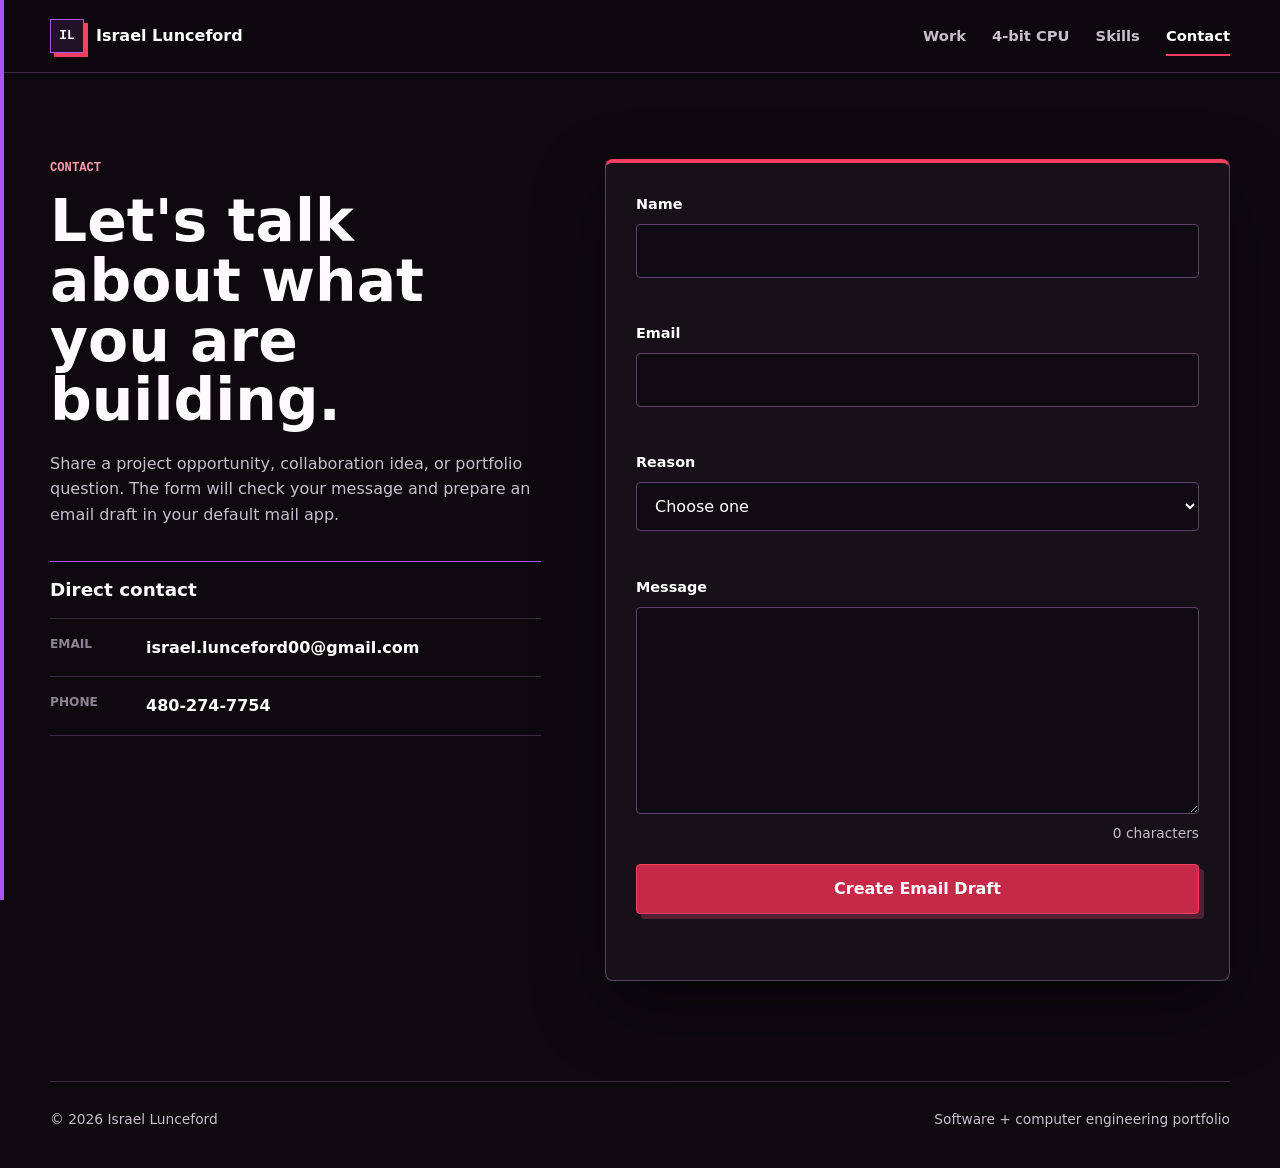
<file: contact.html>
<!DOCTYPE html>
<html lang="en">
<head>
    <meta charset="UTF-8">
    <meta name="viewport" content="width=device-width, initial-scale=1.0">
    <meta name="description" content="Contact Israel Lunceford about software development, computer engineering, collaboration, or portfolio feedback.">
    <title>Contact Israel Lunceford</title>
    <link rel="stylesheet" href="styles/styles.css">
    <script src="scripts/main.js" defer></script>
</head>
<body>
    <header class="site-header">
        <nav class="nav-shell" aria-label="Main navigation">
            <a class="brand" href="index.html" aria-label="Israel Lunceford home">
                <span class="brand-mark">IL</span>
                <span>Israel Lunceford</span>
            </a>
            <div class="nav-links">
                <a href="index.html#projects">Work</a>
                <a href="index.html#cpu">4-bit CPU</a>
                <a href="index.html#skills">Skills</a>
                <a href="contact.html" aria-current="page">Contact</a>
            </div>
        </nav>
    </header>

    <main class="page-main">
        <section class="contact-hero">
            <div class="contact-copy" data-reveal>
                <p class="eyebrow">Contact</p>
                <h1>Let&#39;s talk about what you are building.</h1>
                <p class="page-copy">
                    Share a project opportunity, collaboration idea, or portfolio question. The form will
                    check your message and prepare an email draft in your default mail app.
                </p>

                <aside class="contact-info" aria-label="Direct contact information">
                    <h2>Direct contact</h2>
                    <div class="contact-method">
                        <span>Email</span>
                        <a href="mailto:israel.lunceford00@gmail.com">israel.lunceford00@gmail.com</a>
                    </div>
                    <div class="contact-method">
                        <span>Phone</span>
                        <a href="tel:+14802747754">480-274-7754</a>
                    </div>
                </aside>
            </div>

            <form class="contact-form" id="contactForm" novalidate data-reveal>
                <div class="form-row">
                    <label for="name">Name</label>
                    <input type="text" id="name" name="name" autocomplete="name" required>
                    <span class="error-message" id="nameError"></span>
                </div>

                <div class="form-row">
                    <label for="email">Email</label>
                    <input type="email" id="email" name="email" autocomplete="email" required>
                    <span class="error-message" id="emailError"></span>
                </div>

                <div class="form-row">
                    <label for="reason">Reason</label>
                    <select id="reason" name="reason" required>
                        <option value="">Choose one</option>
                        <option value="Project Opportunity">Project Opportunity</option>
                        <option value="Portfolio Feedback">Portfolio Feedback</option>
                        <option value="Collaboration">Collaboration</option>
                        <option value="General Question">General Question</option>
                    </select>
                    <span class="error-message" id="reasonError"></span>
                </div>

                <div class="form-row">
                    <label for="message">Message</label>
                    <textarea id="message" name="message" rows="7" required></textarea>
                    <div class="form-helper">
                        <span class="error-message" id="messageError"></span>
                        <span id="characterCount">0 characters</span>
                    </div>
                </div>

                <button class="button primary form-submit" type="submit">Create Email Draft</button>
                <p class="form-status" id="formStatus" role="status" aria-live="polite"></p>
            </form>
        </section>
    </main>

    <footer class="site-footer">
        <p>&copy; <span data-current-year>2026</span> Israel Lunceford</p>
        <p>Software + computer engineering portfolio</p>
    </footer>
</body>
</html>
</file>
<file: styles/styles.css>
:root {
    --ink: #fffaff;
    --muted: #c9bdcd;
    --faint: #8e8192;
    --bg: #0d090f;
    --surface: #171019;
    --surface-raised: #211624;
    --purple: #a855f7;
    --purple-soft: #d1a8ff;
    --red: #f43f5e;
    --red-soft: #ff9aad;
    --gold: #f2c96d;
    --green: #63d6a5;
    --line: #3a2b3f;
    --line-strong: #5b4262;
    --shadow: 0 26px 70px rgba(0, 0, 0, 0.38);
    --content: 1180px;
}

* {
    box-sizing: border-box;
}

html {
    scroll-behavior: smooth;
    scroll-padding-top: 92px;
}

body {
    min-height: 100vh;
    margin: 0;
    color: var(--ink);
    background: var(--bg);
    font-family: Inter, ui-sans-serif, system-ui, -apple-system, BlinkMacSystemFont, "Segoe UI", sans-serif;
    line-height: 1.6;
}

body::before {
    position: fixed;
    inset: 0 auto 0 0;
    width: 4px;
    background: var(--purple);
    content: "";
    z-index: 30;
}

::selection {
    color: #ffffff;
    background: #8a2049;
}

a {
    color: inherit;
    text-decoration: none;
}

img {
    display: block;
    max-width: 100%;
}

button,
input,
select,
textarea {
    font: inherit;
}

a:focus-visible,
button:focus-visible,
input:focus-visible,
select:focus-visible,
textarea:focus-visible {
    outline: 3px solid var(--gold);
    outline-offset: 3px;
}

h1,
h2,
h3,
p,
dl,
dd {
    margin-top: 0;
}

h1,
h2,
h3,
.brand,
.button,
.project-label,
.console-header,
.project-type,
.eyebrow {
    letter-spacing: 0;
}

h1 {
    max-width: 850px;
    margin-bottom: 14px;
    font-size: 5.25rem;
    line-height: 0.94;
}

h2 {
    margin-bottom: 16px;
    font-size: 2.75rem;
    line-height: 1.05;
}

h3 {
    margin-bottom: 12px;
    font-size: 1.45rem;
    line-height: 1.2;
}

code {
    color: var(--purple-soft);
    font-family: "Cascadia Code", "SFMono-Regular", Consolas, monospace;
    overflow-wrap: anywhere;
}

.site-header {
    position: sticky;
    top: 0;
    z-index: 20;
    border-bottom: 1px solid var(--line);
    background: rgba(13, 9, 15, 0.94);
    backdrop-filter: blur(16px);
}

.nav-shell,
main,
.site-footer {
    width: min(var(--content), calc(100% - 48px));
    margin-inline: auto;
}

.nav-shell {
    min-height: 72px;
    display: flex;
    align-items: center;
    justify-content: space-between;
    gap: 28px;
}

.brand {
    display: inline-flex;
    align-items: center;
    gap: 12px;
    color: #ffffff;
    font-weight: 850;
}

.brand-mark {
    width: 34px;
    height: 34px;
    display: inline-grid;
    place-items: center;
    border: 1px solid var(--purple);
    color: #ffffff;
    background: #211227;
    box-shadow: 4px 4px 0 var(--red);
    font-family: "Cascadia Code", Consolas, monospace;
    font-size: 0.8rem;
}

.nav-links {
    display: flex;
    align-items: center;
    gap: 26px;
}

.nav-links a {
    position: relative;
    color: var(--muted);
    font-size: 0.92rem;
    font-weight: 700;
    transition: color 160ms ease;
}

.nav-links a::after {
    position: absolute;
    right: 0;
    bottom: -8px;
    left: 0;
    height: 2px;
    background: var(--red);
    content: "";
    transform: scaleX(0);
    transform-origin: left;
    transition: transform 160ms ease;
}

.nav-links a:hover,
.nav-links a[aria-current="page"] {
    color: #ffffff;
}

.nav-links a:hover::after,
.nav-links a[aria-current="page"]::after {
    transform: scaleX(1);
}

.hero {
    min-height: calc(100svh - 112px);
    display: grid;
    grid-template-columns: minmax(0, 1.2fr) minmax(330px, 0.8fr);
    align-content: center;
    gap: 42px 60px;
    padding: 76px 0 46px;
}

.hero-copy {
    max-width: 760px;
}

.eyebrow {
    margin-bottom: 14px;
    color: var(--red-soft);
    font-family: "Cascadia Code", "SFMono-Regular", Consolas, monospace;
    font-size: 0.76rem;
    font-weight: 800;
    text-transform: uppercase;
}

.hero-kicker {
    max-width: 690px;
    margin-bottom: 16px;
    color: var(--purple-soft);
    font-size: 1.5rem;
    font-weight: 750;
}

.hero-text,
.split-heading > p,
.project-card p,
.cpu-copy > p,
.capability-grid p,
.contact-band p,
.page-copy,
.site-footer p,
.recommendation-panel p {
    color: var(--muted);
}

.hero-text {
    max-width: 660px;
    margin-bottom: 30px;
    font-size: 1.08rem;
}

.hero-actions,
.project-actions {
    display: flex;
    align-items: center;
    flex-wrap: wrap;
    gap: 12px;
}

.button {
    min-height: 46px;
    display: inline-flex;
    align-items: center;
    justify-content: center;
    border: 1px solid transparent;
    border-radius: 4px;
    padding: 11px 18px;
    font-weight: 850;
    transition: background 160ms ease, border-color 160ms ease, color 160ms ease, transform 160ms ease;
}

.button:hover {
    transform: translateY(-2px);
}

.button.primary {
    border-color: var(--red);
    color: #ffffff;
    background: #c62948;
    box-shadow: 5px 5px 0 #512034;
}

.button.primary:hover {
    background: var(--red);
}

.button.secondary {
    border-color: var(--line-strong);
    color: #ffffff;
    background: var(--surface-raised);
}

.button.secondary:hover {
    border-color: var(--purple);
    color: var(--purple-soft);
}

.hero-console {
    border: 1px solid var(--line-strong);
    border-top: 4px solid var(--purple);
    background: #120d14;
    box-shadow: var(--shadow);
}

.console-header,
.machine-toolbar {
    min-height: 44px;
    display: flex;
    align-items: center;
    justify-content: space-between;
    gap: 14px;
    border-bottom: 1px solid var(--line);
    padding: 10px 16px;
    color: var(--faint);
    font-family: "Cascadia Code", "SFMono-Regular", Consolas, monospace;
    font-size: 0.72rem;
    font-weight: 800;
}

.status-indicator {
    display: inline-flex;
    align-items: center;
    gap: 7px;
    color: var(--green);
}

.status-indicator > span {
    width: 7px;
    height: 7px;
    border-radius: 50%;
    background: var(--green);
    box-shadow: 0 0 14px rgba(99, 214, 165, 0.75);
}

.console-list {
    margin: 0;
    padding: 8px 20px 4px;
}

.console-list > div {
    min-height: 62px;
    display: grid;
    grid-template-columns: 110px 1fr;
    align-items: center;
    gap: 16px;
    border-bottom: 1px solid var(--line);
}

.console-list > div:last-child {
    border-bottom: 0;
}

.console-list dt {
    color: var(--faint);
    font-size: 0.76rem;
    font-weight: 800;
    text-transform: uppercase;
}

.console-list dd {
    margin: 0;
    color: #ffffff;
    font-family: "Cascadia Code", "SFMono-Regular", Consolas, monospace;
    font-weight: 700;
    text-align: right;
}

.console-signal {
    height: 62px;
    display: flex;
    align-items: flex-end;
    gap: 7px;
    border-top: 1px solid var(--line);
    padding: 12px 20px;
    overflow: hidden;
}

.console-signal span {
    width: 18px;
    height: 16px;
    border-top: 3px solid var(--red);
    border-right: 3px solid var(--red);
}

.console-signal span:nth-child(2n) {
    height: 34px;
    border-color: var(--purple);
}

.hero-index {
    grid-column: 1 / -1;
    display: grid;
    grid-template-columns: repeat(3, minmax(0, 1fr));
    border-top: 1px solid var(--line);
    border-bottom: 1px solid var(--line);
}

.hero-index > div {
    min-height: 94px;
    display: grid;
    grid-template-columns: 36px 1fr;
    align-content: center;
    gap: 0 14px;
    padding: 18px 22px;
    border-left: 1px solid var(--line);
}

.hero-index > div:first-child {
    border-left: 0;
}

.hero-index span {
    grid-row: 1 / span 2;
    color: var(--red-soft);
    font-family: "Cascadia Code", Consolas, monospace;
    font-size: 0.8rem;
}

.hero-index strong {
    color: #ffffff;
    font-size: 0.95rem;
}

.hero-index small {
    color: var(--faint);
}

.section {
    padding: 100px 0;
    border-top: 1px solid var(--line);
}

.section-heading {
    max-width: 780px;
    margin-bottom: 42px;
}

.split-heading {
    max-width: none;
    display: grid;
    grid-template-columns: minmax(0, 1.2fr) minmax(280px, 0.8fr);
    align-items: end;
    gap: 50px;
}

.split-heading h2,
.split-heading > p {
    margin-bottom: 0;
}

.cpu-screenshot {
    margin: 0 0 54px;
    overflow: hidden;
    border: 1px solid var(--line-strong);
    border-top: 4px solid var(--purple);
    border-radius: 8px;
    background: var(--surface);
    box-shadow: var(--shadow);
}

.cpu-screenshot-link {
    display: block;
    overflow: hidden;
    border-bottom: 1px solid var(--line);
    background: #f4f4f4;
    cursor: zoom-in;
}

.cpu-screenshot img {
    width: 100%;
    height: auto;
    aspect-ratio: 1915 / 1032;
    object-fit: contain;
    transition: transform 260ms ease;
}

.cpu-screenshot-link:hover img {
    transform: scale(1.01);
}

.cpu-screenshot figcaption {
    display: grid;
    grid-template-columns: minmax(0, 0.85fr) minmax(320px, 1.15fr);
    gap: 36px;
    padding: 24px 28px 28px;
}

.cpu-screenshot figcaption .project-label {
    margin-bottom: 5px;
}

.cpu-screenshot figcaption strong {
    color: #ffffff;
    font-size: 1.05rem;
}

.cpu-screenshot figcaption p:not(.project-label) {
    margin-bottom: 12px;
    color: var(--muted);
}

.cpu-layout {
    display: grid;
    grid-template-columns: minmax(0, 1.25fr) minmax(320px, 0.75fr);
    align-items: center;
    gap: 48px;
}

.cpu-machine {
    min-width: 0;
    border: 1px solid var(--line-strong);
    border-top: 4px solid var(--red);
    background: #100b12;
    box-shadow: var(--shadow);
}

.machine-toolbar {
    color: var(--muted);
}

.logic-route {
    display: grid;
    grid-template-columns: minmax(0, 1fr) 26px minmax(0, 1fr) 26px minmax(0, 1fr);
    align-items: center;
    padding: 26px;
}

.logic-node {
    min-height: 112px;
    display: flex;
    flex-direction: column;
    justify-content: space-between;
    border: 1px solid var(--line-strong);
    padding: 16px;
    background: #1a121d;
}

.logic-node span {
    color: var(--gold);
    font-family: "Cascadia Code", Consolas, monospace;
    font-size: 0.72rem;
    font-weight: 800;
}

.logic-node strong {
    font-size: 0.9rem;
    line-height: 1.2;
}

.purple-node {
    border-color: #704398;
    box-shadow: inset 0 4px 0 var(--purple);
}

.red-node {
    border-color: #85394b;
    box-shadow: inset 0 4px 0 var(--red);
}

.logic-arrow {
    color: var(--faint);
    font-family: "Cascadia Code", Consolas, monospace;
    font-size: 1.25rem;
    text-align: center;
}

.machine-bus {
    position: relative;
    height: 46px;
    display: grid;
    place-items: center;
}

.machine-bus::before,
.machine-bus::after {
    position: absolute;
    left: 10%;
    width: 80%;
    height: 1px;
    background: var(--purple);
    content: "";
}

.machine-bus::before {
    top: 12px;
}

.machine-bus::after {
    bottom: 12px;
    background: var(--red);
}

.machine-bus span {
    position: relative;
    z-index: 1;
    padding: 2px 9px;
    color: var(--faint);
    background: #100b12;
    font-family: "Cascadia Code", Consolas, monospace;
    font-size: 0.65rem;
}

.lower-route {
    padding-top: 18px;
}

.machine-footer {
    display: grid;
    grid-template-columns: repeat(4, 1fr);
    border-top: 1px solid var(--line);
}

.machine-footer span {
    padding: 10px;
    border-left: 1px solid var(--line);
    color: var(--faint);
    font-family: "Cascadia Code", Consolas, monospace;
    font-size: 0.68rem;
    text-align: center;
}

.machine-footer span:first-child {
    border-left: 0;
}

.project-label {
    margin-bottom: 10px;
    color: var(--red-soft);
    font-family: "Cascadia Code", Consolas, monospace;
    font-size: 0.74rem;
    font-weight: 800;
    text-transform: uppercase;
}

.cpu-copy h3 {
    font-size: 2rem;
}

.cpu-facts {
    display: grid;
    grid-template-columns: repeat(2, minmax(0, 1fr));
    margin: 28px 0;
    border-top: 1px solid var(--line);
}

.cpu-facts > div {
    padding: 14px 12px 14px 0;
    border-bottom: 1px solid var(--line);
}

.cpu-facts > div:nth-child(2n) {
    padding-left: 14px;
    border-left: 1px solid var(--line);
}

.cpu-facts dt {
    color: var(--faint);
    font-size: 0.74rem;
    font-weight: 800;
    text-transform: uppercase;
}

.cpu-facts dd {
    margin: 3px 0 0;
    color: #ffffff;
    font-weight: 750;
}

.compatibility-note {
    margin: 20px 0 0;
    padding-left: 14px;
    border-left: 3px solid var(--gold);
    color: var(--muted);
    font-size: 0.84rem;
}

.run-guide {
    display: grid;
    grid-template-columns: 300px 1fr;
    gap: 46px;
    margin-top: 66px;
    padding: 36px 0 0;
    border-top: 1px solid var(--line-strong);
}

.run-guide-heading h3 {
    margin-bottom: 0;
    font-size: 1.8rem;
}

.run-steps {
    display: grid;
    grid-template-columns: repeat(2, minmax(0, 1fr));
    gap: 0 28px;
    margin: 0;
    padding: 0;
    list-style: none;
}

.run-steps li {
    display: grid;
    grid-template-columns: 32px 1fr;
    gap: 2px 12px;
    border-top: 1px solid var(--line);
    padding: 16px 0 20px;
}

.run-steps li:nth-child(-n + 2) {
    border-top-color: var(--purple);
}

.run-steps span {
    grid-row: 1 / span 2;
    color: var(--red-soft);
    font-family: "Cascadia Code", Consolas, monospace;
    font-size: 0.74rem;
    font-weight: 800;
}

.run-steps strong {
    color: #ffffff;
}

.run-steps p {
    margin: 2px 0 0;
    color: var(--muted);
    font-size: 0.9rem;
}

.rom-programmer {
    display: grid;
    grid-template-columns: minmax(280px, 0.8fr) minmax(0, 1.2fr);
    gap: 52px;
    margin-top: 46px;
    padding: 38px 0;
    border-top: 1px solid var(--purple);
    border-bottom: 1px solid var(--red);
}

.rom-program-copy > p:not(.eyebrow) {
    color: var(--muted);
}

.rom-facts {
    display: grid;
    grid-template-columns: repeat(2, minmax(0, 1fr));
    margin: 24px 0;
    border-top: 1px solid var(--line);
    border-bottom: 1px solid var(--line);
}

.rom-facts > div {
    padding: 12px 0;
}

.rom-facts > div + div {
    padding-left: 14px;
    border-left: 1px solid var(--line);
}

.rom-facts dt {
    color: var(--faint);
    font-size: 0.7rem;
    font-weight: 800;
    text-transform: uppercase;
}

.rom-facts dd {
    margin: 2px 0 0;
    color: #ffffff;
    font-weight: 750;
}

.rom-load-steps {
    display: grid;
    gap: 0;
    margin: 0 0 22px;
    padding: 0;
    list-style: none;
}

.rom-load-steps li {
    display: grid;
    grid-template-columns: 38px 1fr;
    gap: 12px;
    border-top: 1px solid var(--line);
    padding: 11px 0;
}

.rom-load-steps li:first-child {
    border-top-color: var(--purple);
}

.rom-load-steps span {
    color: var(--red-soft);
    font-family: "Cascadia Code", Consolas, monospace;
    font-size: 0.72rem;
    font-weight: 800;
}

.rom-load-steps p {
    margin: 0;
    color: var(--muted);
    font-size: 0.9rem;
}

.rom-load-steps strong {
    color: #ffffff;
}

.rom-preview {
    margin: 0;
    overflow-x: auto;
    border: 1px solid var(--line-strong);
    border-left: 4px solid var(--purple);
    border-radius: 4px;
    padding: 16px;
    color: var(--purple-soft);
    background: #080509;
    font-size: 0.82rem;
    line-height: 1.75;
}

.rom-preview code {
    color: inherit;
}

.project-grid {
    display: grid;
    grid-template-columns: repeat(2, minmax(0, 1fr));
    gap: 22px;
}

.project-card {
    min-width: 0;
    overflow: hidden;
    border: 1px solid var(--line);
    border-radius: 8px;
    background: var(--surface);
    transition: border-color 180ms ease, transform 180ms ease;
}

.project-card:hover {
    border-color: var(--line-strong);
    transform: translateY(-4px);
}

.project-media {
    position: relative;
    aspect-ratio: 16 / 9;
    display: block;
    overflow: hidden;
    border-bottom: 1px solid var(--line);
    background: #050306;
}

.project-media img {
    width: 100%;
    height: 100%;
    object-fit: cover;
    opacity: 0.9;
    transition: opacity 180ms ease, transform 260ms ease;
}

.project-media:hover img {
    opacity: 1;
    transform: scale(1.025);
}

.project-media span {
    position: absolute;
    right: 12px;
    bottom: 12px;
    border: 1px solid var(--red);
    border-radius: 3px;
    padding: 7px 10px;
    color: #ffffff;
    background: rgba(13, 9, 15, 0.92);
    font-size: 0.78rem;
    font-weight: 800;
}

.project-body {
    padding: 24px;
}

.card-topline {
    display: flex;
    align-items: center;
    justify-content: space-between;
    gap: 16px;
    margin-bottom: 18px;
}

.project-number {
    color: var(--red-soft);
    font-family: "Cascadia Code", Consolas, monospace;
    font-size: 0.78rem;
    font-weight: 800;
}

.project-type {
    color: var(--purple-soft);
    font-size: 0.76rem;
    font-weight: 800;
    text-transform: uppercase;
}

.feature-list {
    display: flex;
    flex-wrap: wrap;
    gap: 8px;
    margin: 20px 0 24px;
    padding: 0;
    list-style: none;
}

.feature-list li {
    border: 1px solid var(--line-strong);
    border-radius: 3px;
    padding: 5px 8px;
    color: #ede4f0;
    background: #201523;
    font-size: 0.78rem;
    font-weight: 700;
}

.text-link,
.project-link {
    position: relative;
    color: #ffffff;
    font-size: 0.88rem;
    font-weight: 800;
}

.text-link::after,
.project-link::after {
    position: absolute;
    right: 0;
    bottom: -4px;
    left: 0;
    height: 1px;
    background: var(--purple);
    content: "";
}

.text-link:hover,
.project-link:hover {
    color: var(--purple-soft);
}

.capability-grid {
    display: grid;
    grid-template-columns: repeat(3, minmax(0, 1fr));
    border-top: 1px solid var(--line-strong);
    border-bottom: 1px solid var(--line-strong);
}

.capability-grid article {
    min-height: 230px;
    padding: 28px;
    border-left: 1px solid var(--line);
}

.capability-grid article:first-child {
    border-left: 0;
}

.capability-grid span {
    display: block;
    margin-bottom: 42px;
    color: var(--red-soft);
    font-family: "Cascadia Code", Consolas, monospace;
    font-size: 0.76rem;
}

.contact-band {
    display: flex;
    align-items: center;
    justify-content: space-between;
    gap: 40px;
    margin: 0 0 84px;
    padding: 46px 0;
    border-top: 1px solid var(--purple);
    border-bottom: 1px solid var(--red);
}

.contact-band h2 {
    margin-bottom: 8px;
}

.contact-band p:last-child {
    margin-bottom: 0;
}

.site-footer {
    display: flex;
    justify-content: space-between;
    gap: 24px;
    border-top: 1px solid var(--line);
    padding: 26px 0 38px;
}

.site-footer p {
    margin-bottom: 0;
    font-size: 0.86rem;
}

.page-main {
    min-height: calc(100vh - 72px);
}

.contact-hero {
    display: grid;
    grid-template-columns: minmax(0, 0.88fr) minmax(360px, 1.12fr);
    align-items: start;
    gap: 64px;
    padding: 86px 0 100px;
}

.contact-copy h1,
.report-page h1 {
    margin-bottom: 20px;
    font-size: 3.65rem;
    line-height: 1.02;
}

.contact-copy {
    position: sticky;
    top: 112px;
}

.contact-info {
    margin-top: 34px;
    border-top: 1px solid var(--purple);
    border-bottom: 1px solid var(--line);
}

.contact-info h2 {
    margin: 0;
    padding: 18px 0;
    border-bottom: 1px solid var(--line);
    font-size: 1.15rem;
}

.contact-method {
    display: grid;
    grid-template-columns: 82px 1fr;
    gap: 14px;
    padding: 16px 0;
    border-bottom: 1px solid var(--line);
}

.contact-method:last-child {
    border-bottom: 0;
}

.contact-method span {
    color: var(--faint);
    font-size: 0.76rem;
    font-weight: 800;
    text-transform: uppercase;
}

.contact-method a {
    color: #ffffff;
    font-weight: 750;
    overflow-wrap: anywhere;
}

.contact-method a:hover {
    color: var(--purple-soft);
}

.contact-form,
.mini-form,
.recommendation-panel {
    border: 1px solid var(--line-strong);
    border-top: 4px solid var(--red);
    border-radius: 8px;
    padding: 30px;
    background: var(--surface);
    box-shadow: var(--shadow);
}

.form-row {
    display: grid;
    gap: 8px;
    margin-bottom: 20px;
}

label {
    color: #ffffff;
    font-size: 0.9rem;
    font-weight: 800;
}

input,
select,
textarea {
    width: 100%;
    border: 1px solid var(--line-strong);
    border-radius: 4px;
    padding: 13px 14px;
    color: #ffffff;
    background: #100b12;
    outline: none;
    transition: border-color 160ms ease, box-shadow 160ms ease;
}

textarea {
    min-height: 180px;
    resize: vertical;
}

input:focus,
select:focus,
textarea:focus {
    border-color: var(--purple);
    box-shadow: 0 0 0 3px rgba(168, 85, 247, 0.2);
}

.input-error {
    border-color: var(--red);
    box-shadow: 0 0 0 3px rgba(244, 63, 94, 0.16);
}

.error-message,
.errorlist,
.form-helper,
.form-status {
    color: var(--muted);
    font-size: 0.86rem;
}

.error-message {
    min-height: 1.2em;
    color: var(--red-soft);
    font-weight: 700;
}

.errorlist {
    display: grid;
    gap: 4px;
    margin: 0;
    padding: 0;
    color: var(--red-soft);
    font-weight: 700;
    list-style: none;
}

.form-helper {
    display: flex;
    align-items: center;
    justify-content: space-between;
    gap: 12px;
}

.form-submit {
    width: 100%;
    cursor: pointer;
}

.form-status {
    min-height: 1.5em;
    margin: 16px 0 0;
    text-align: center;
}

.status-error {
    color: var(--red-soft);
}

.intro {
    display: grid;
    grid-template-columns: 1fr 0.85fr;
    gap: 48px;
}

.recommendation-panel {
    margin-bottom: 32px;
    border-top-color: var(--purple);
}

.recommendation-panel p:last-child {
    margin-bottom: 0;
}

.report-grid {
    display: grid;
    grid-template-columns: repeat(2, minmax(0, 1fr));
    gap: 22px;
}

.report-grid .project-card {
    padding: 28px;
}

.report-grid .feature-list {
    display: grid;
}

.js [data-reveal] {
    opacity: 0;
    transform: translateY(18px);
    transition: opacity 500ms ease, transform 500ms ease;
}

.js [data-reveal].is-visible {
    opacity: 1;
    transform: translateY(0);
}

@media (max-width: 960px) {
    h1 {
        font-size: 4rem;
    }

    .hero,
    .cpu-layout,
    .contact-hero {
        grid-template-columns: 1fr;
    }

    .hero {
        min-height: auto;
    }

    .hero-console {
        max-width: 620px;
    }

    .cpu-copy {
        max-width: 720px;
    }

    .run-guide {
        grid-template-columns: 1fr;
        gap: 28px;
    }

    .rom-programmer {
        grid-template-columns: 1fr;
        gap: 32px;
    }

    .contact-copy {
        position: static;
    }

    .contact-info {
        max-width: 620px;
    }
}

@media (max-width: 780px) {
    .nav-shell {
        min-height: auto;
        align-items: flex-start;
        flex-direction: column;
        padding: 16px 0;
    }

    .nav-links {
        width: 100%;
        gap: 12px 20px;
        flex-wrap: wrap;
    }

    .nav-links a {
        font-size: 0.86rem;
    }

    .hero {
        padding-top: 56px;
    }

    .hero-index,
    .project-grid,
    .capability-grid,
    .report-grid,
    .split-heading,
    .cpu-screenshot figcaption,
    .intro {
        grid-template-columns: 1fr;
    }

    .hero-index > div,
    .capability-grid article {
        border-top: 1px solid var(--line);
        border-left: 0;
    }

    .hero-index > div:first-child,
    .capability-grid article:first-child {
        border-top: 0;
    }

    .capability-grid article {
        min-height: auto;
    }

    .capability-grid span {
        margin-bottom: 24px;
    }

    .contact-band {
        align-items: flex-start;
        flex-direction: column;
    }
}

@media (max-width: 620px) {
    .nav-shell,
    main,
    .site-footer {
        width: min(100% - 28px, var(--content));
    }

    h1 {
        font-size: 3rem;
    }

    h2 {
        font-size: 2.1rem;
    }

    .contact-copy h1,
    .report-page h1 {
        font-size: 2.55rem;
    }

    .hero-kicker {
        font-size: 1.25rem;
    }

    .section {
        padding: 76px 0;
    }

    .logic-route {
        grid-template-columns: 1fr;
        gap: 8px;
        padding: 18px;
    }

    .logic-arrow {
        transform: rotate(90deg);
    }

    .machine-bus span {
        font-size: 0.58rem;
    }

    .cpu-facts,
    .rom-facts,
    .run-steps {
        grid-template-columns: 1fr;
    }

    .cpu-facts > div:nth-child(2n) {
        padding-left: 0;
        border-left: 0;
    }

    .rom-facts > div + div {
        padding-left: 0;
        border-top: 1px solid var(--line);
        border-left: 0;
    }

    .run-steps li:nth-child(2) {
        border-top-color: var(--line);
    }

    .project-body,
    .cpu-screenshot figcaption,
    .contact-form,
    .mini-form,
    .recommendation-panel,
    .report-grid .project-card {
        padding: 22px;
    }

    .button {
        width: 100%;
    }

    .contact-method {
        grid-template-columns: 1fr;
        gap: 4px;
    }

    .site-footer {
        flex-direction: column;
        gap: 6px;
    }
}

@media (prefers-reduced-motion: reduce) {
    html {
        scroll-behavior: auto;
    }

    *,
    *::before,
    *::after {
        scroll-behavior: auto !important;
        transition-duration: 0.01ms !important;
    }
}
</file>
